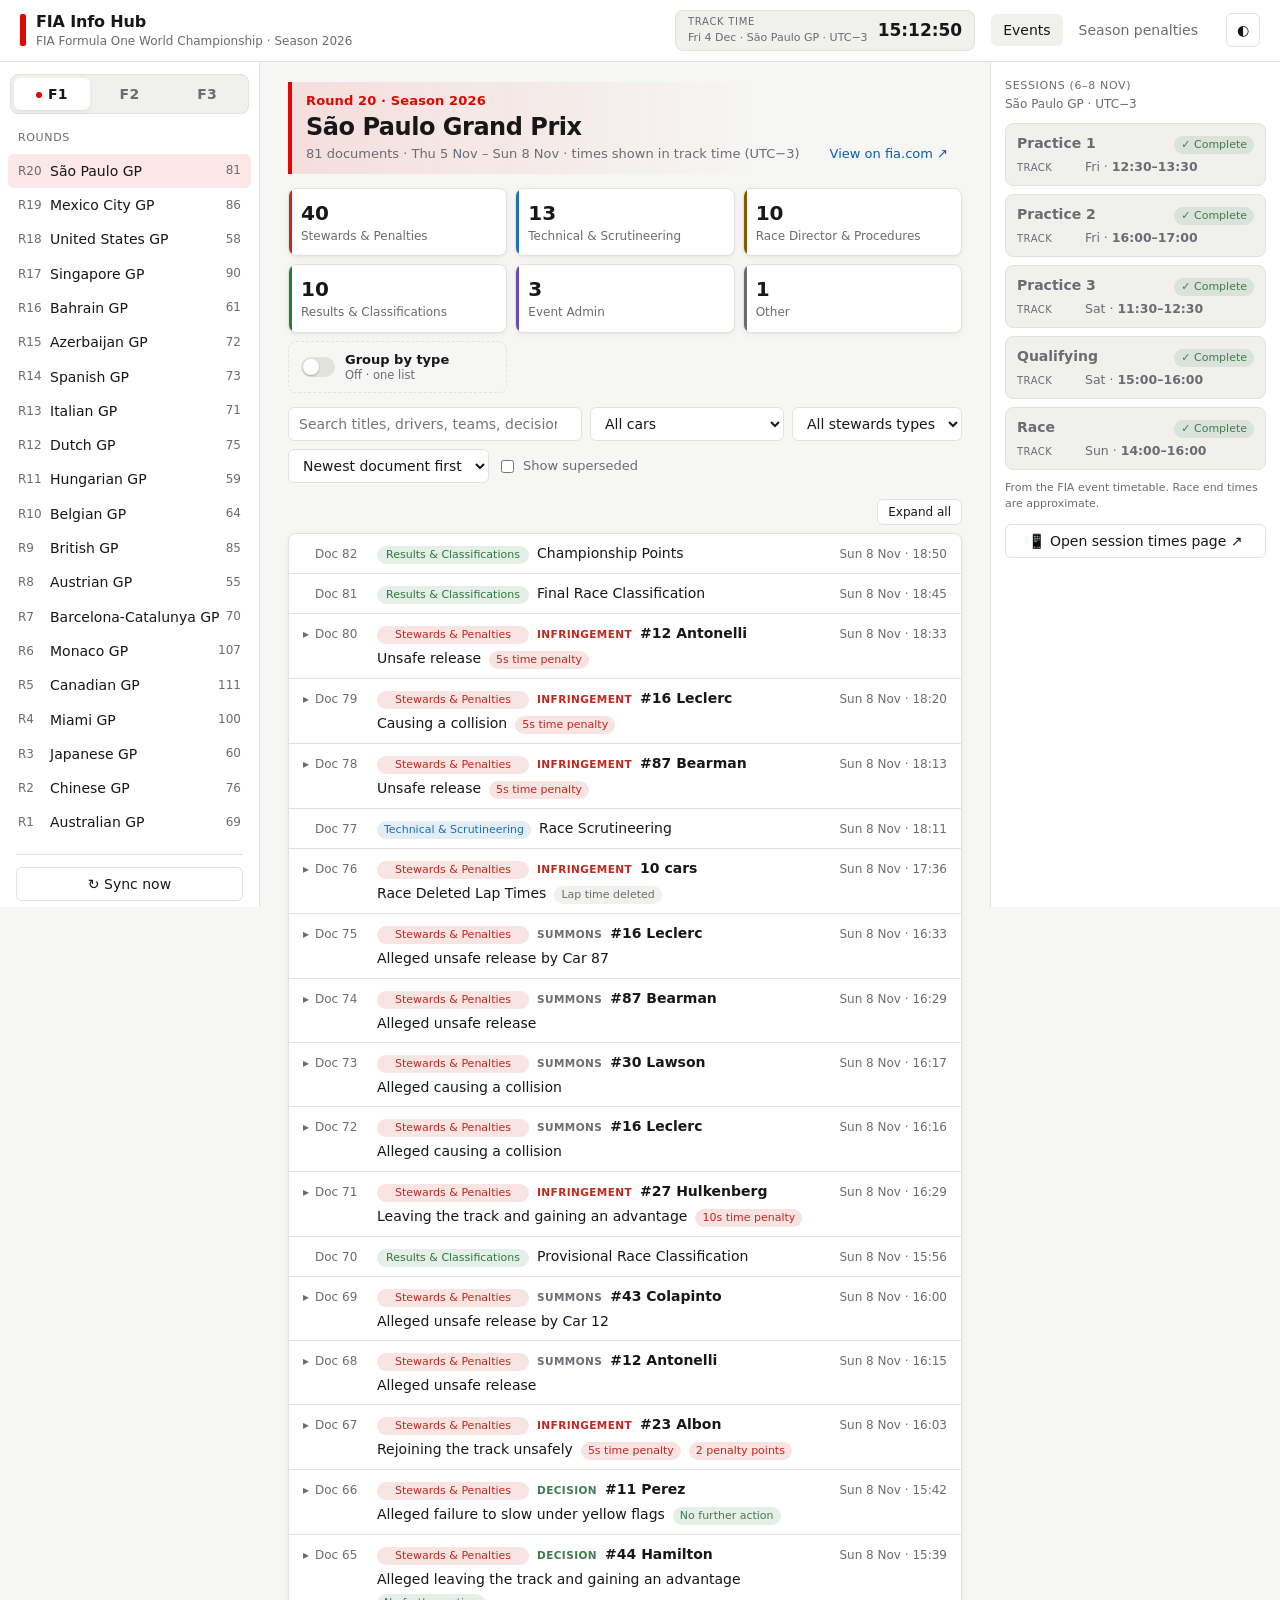
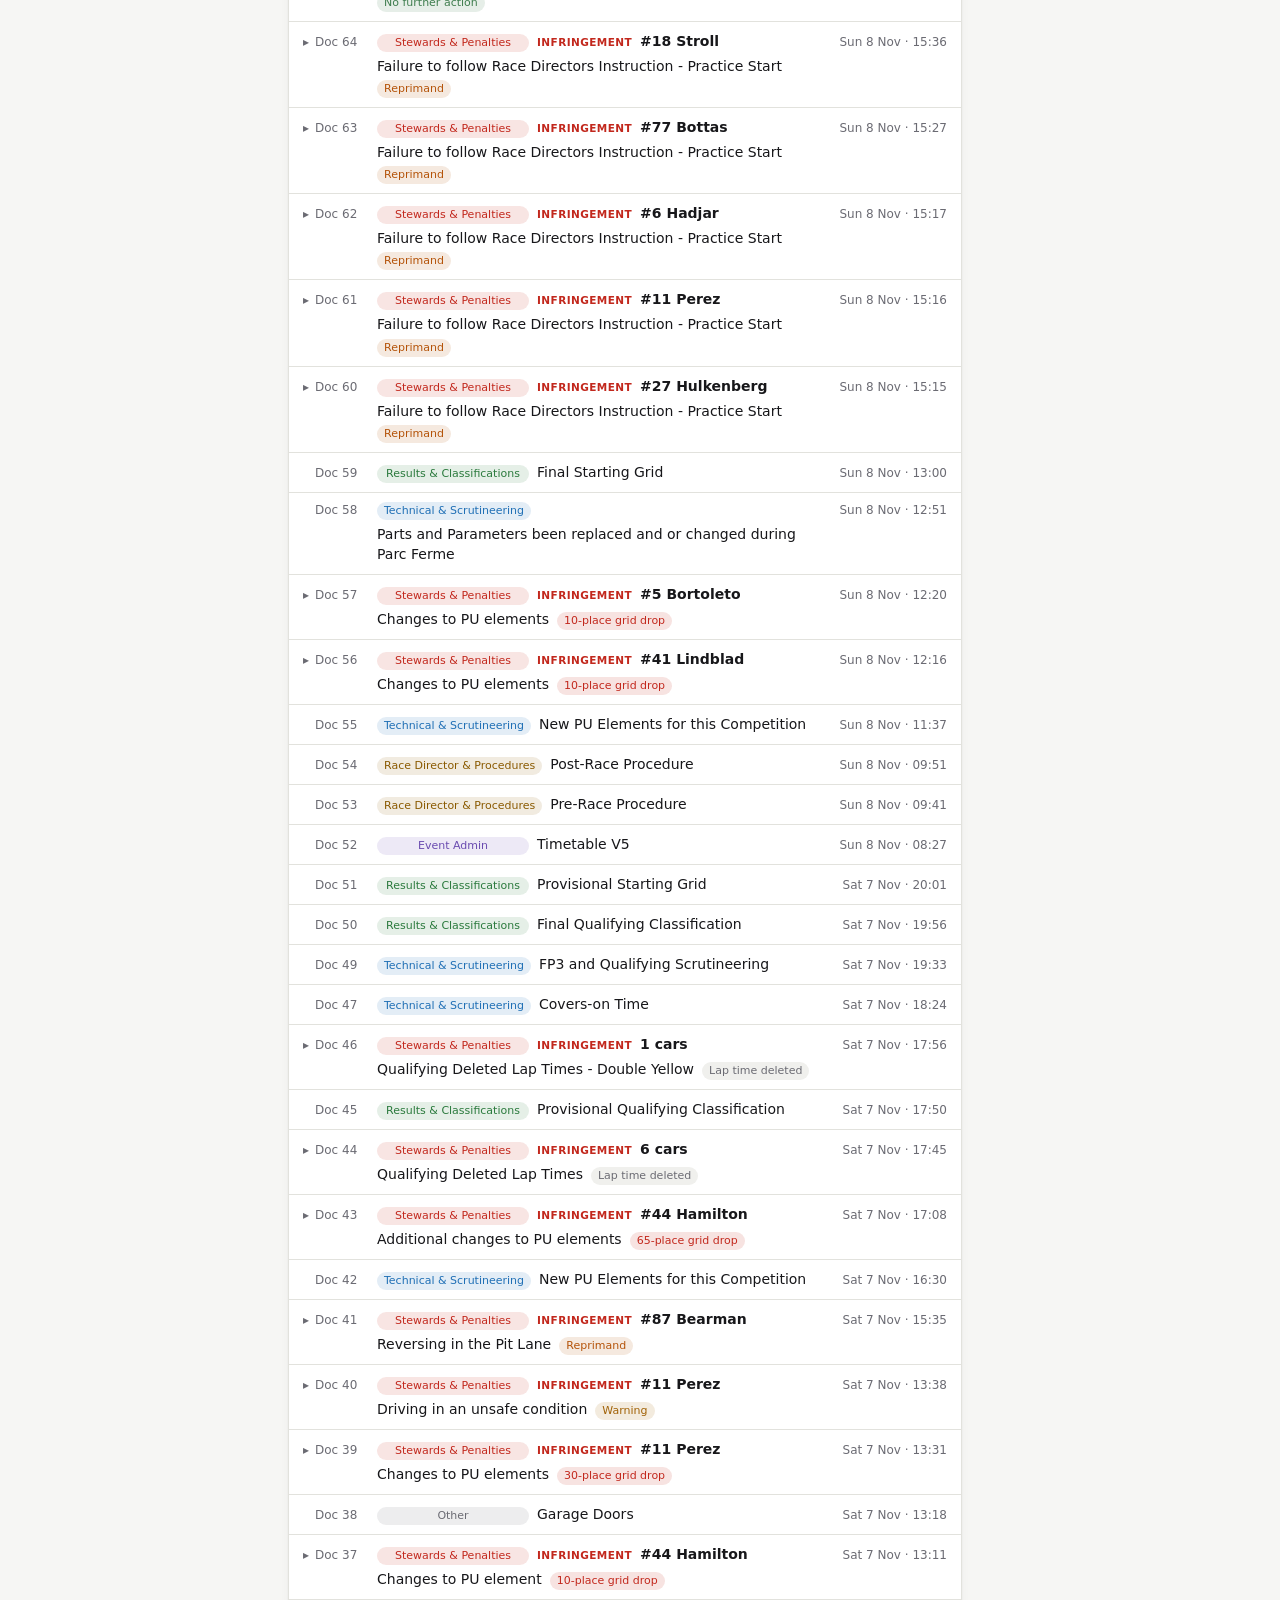
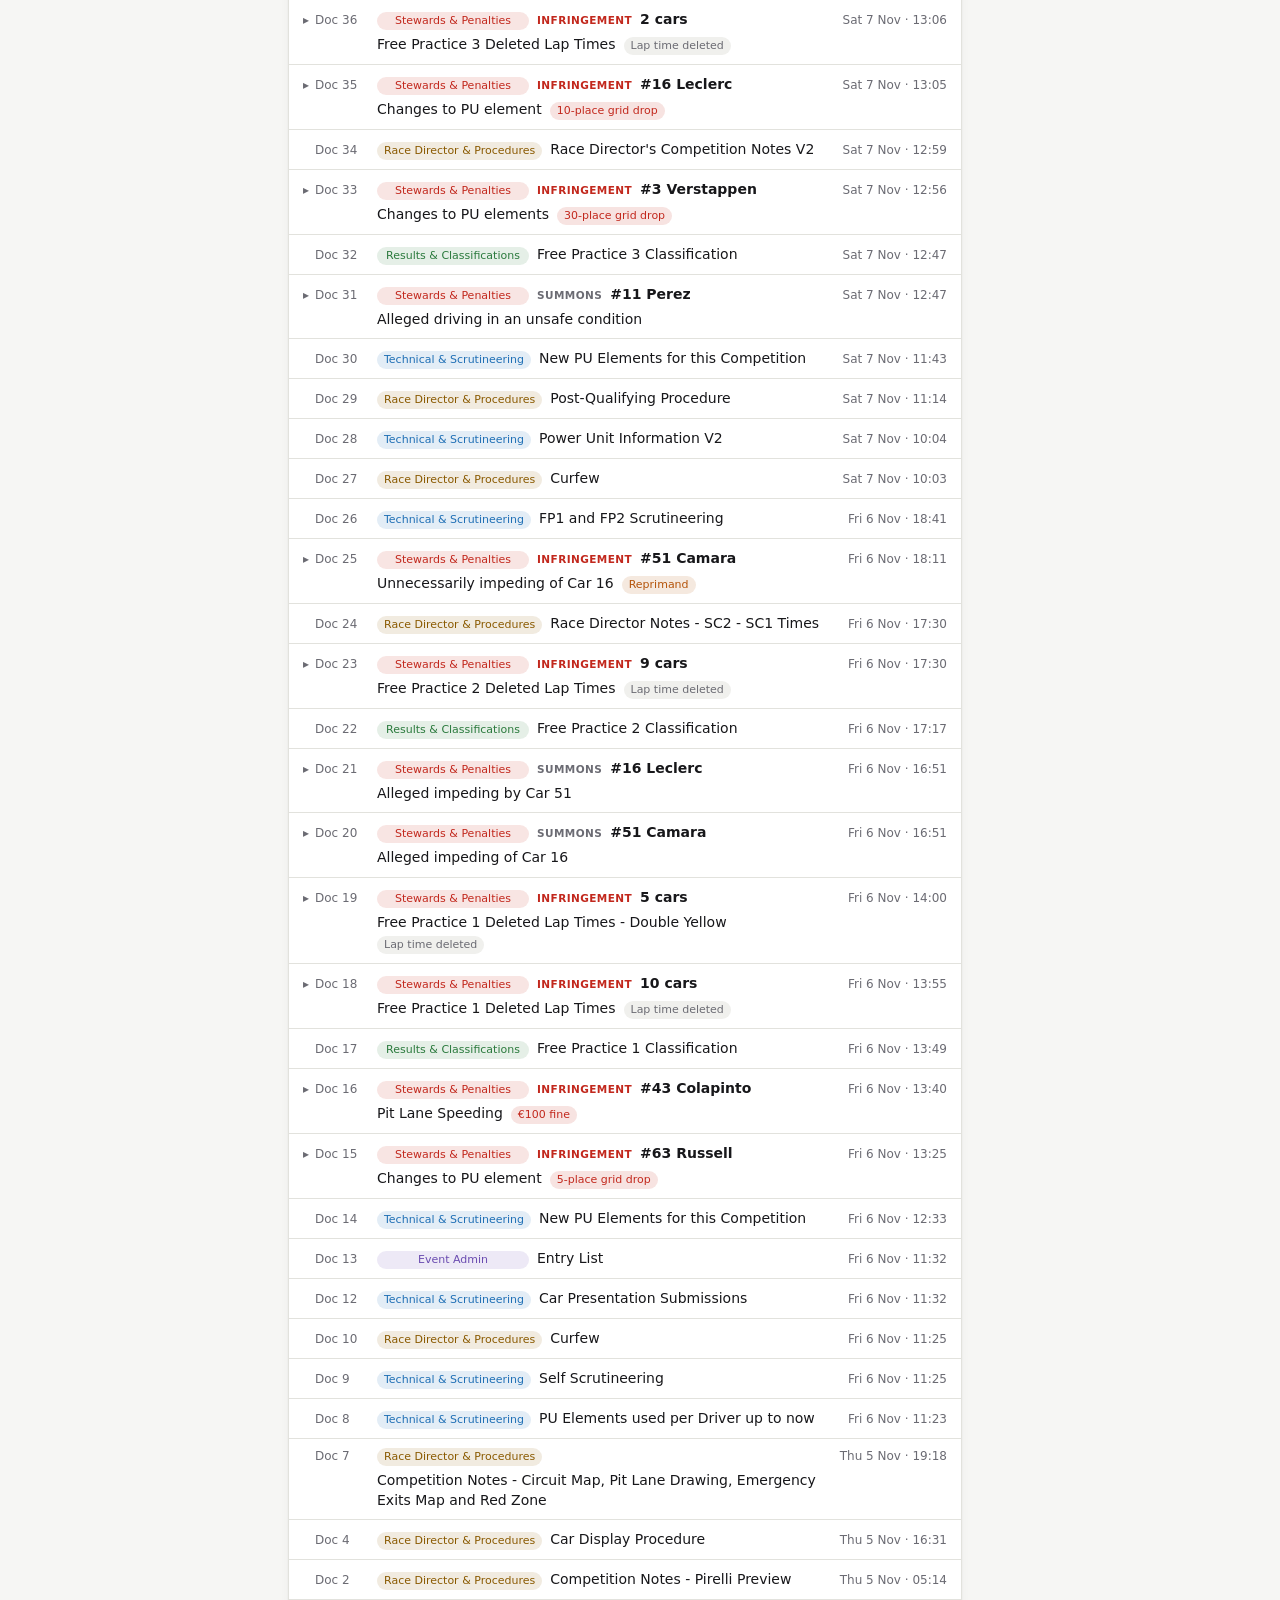
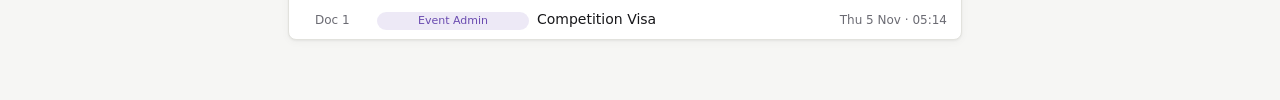
<file: site/index.html>
<!doctype html>
<html lang="en">
<head>
<meta charset="utf-8">
<meta name="viewport" content="width=device-width, initial-scale=1">
<title>FIA Info Hub</title>
<meta name="description" content="FIA Formula One decision documents, organised by event and document type.">
<link rel="stylesheet" href="style.css">
<link rel="icon" href="data:image/svg+xml,<svg xmlns='http://www.w3.org/2000/svg' viewBox='0 0 32 32'><rect width='32' height='32' rx='6' fill='%23e10600'/><path d='M8 9h12v3h-8v3h7v3h-7v5H8z' fill='white'/></svg>">
</head>
<body>
<header class="topbar">
  <button class="icon-btn menu-btn" id="menuBtn" aria-label="Show events">☰</button>
  <div class="brand">
    <span class="logo" aria-hidden="true"></span>
    <span class="brand-series" id="brandSeries"></span>
    <div>
      <h1 id="brandTitle">FIA Info Hub</h1>
      <div class="sub" id="seasonLabel">Loading…</div>
    </div>
  </div>
  <div class="clock" id="clock" hidden title="Current local time at the track. Document times on this page are shown in track time.">
    <div class="clock-label">Track time</div>
    <div class="clock-time" id="clockTime">--:--:--</div>
    <div class="clock-sub"><span id="clockDay"></span> · <span id="clockWhere"></span></div>
  </div>
  <nav class="views">
    <a href="#/" id="navEvent" class="view-link">Events</a>
    <a href="#/penalties" id="navPen" class="view-link">Season penalties</a>
  </nav>
  <button class="icon-btn" id="themeBtn" aria-label="Toggle theme" title="Toggle theme">◐</button>
</header>

<div class="layout">
  <aside class="sidebar" id="sidebar">
    <nav class="series-switch" id="seriesSwitch" aria-label="Championship"></nav>
    <div class="side-head">Rounds</div>
    <ul id="eventList" class="event-list"></ul>
    <div class="sync" id="sync">
      <button class="btn sync-btn" id="syncBtn" type="button">↻ Sync now</button>
      <div class="sync-status" id="syncStatus"></div>
      <label class="sync-auto" title="While this page is open, start a sync every 10 min on race weekends (hourly otherwise). Needs a saved token.">
        <input type="checkbox" id="autoSync"> Auto-sync while open</label>
      <form class="sync-token" id="syncToken" hidden>
        <p>Syncing from this page needs a GitHub token with permission to start the update workflow.
          It's kept only in this browser.</p>
        <ol>
          <li><a id="tokenLink" target="_blank" rel="noopener">Create a fine-grained token</a>:
            <b>Only select repositories</b> → this repo; <b>Permissions → Actions: Read and write</b>.</li>
          <li>Paste it here:</li>
        </ol>
        <input type="password" id="tokenInput" placeholder="github_pat_…" autocomplete="off">
        <div class="sync-actions">
          <button class="btn btn-sm" type="submit">Save &amp; sync</button>
          <button class="btn btn-sm" type="button" id="tokenCancel">Cancel</button>
        </div>
        <p>Or <a id="runOnGithub" target="_blank" rel="noopener">run it on GitHub</a> instead.</p>
      </form>
    </div>
    <div class="side-foot" id="updated"></div>
  </aside>
  <div class="scrim" id="scrim"></div>
  <main id="main" class="main"><p class="muted">Loading…</p></main>
  <aside class="sessions" id="sessions" hidden></aside>
</div>

<script src="sky.js"></script>
<script src="app.js"></script>
</body>
</html>
</file>
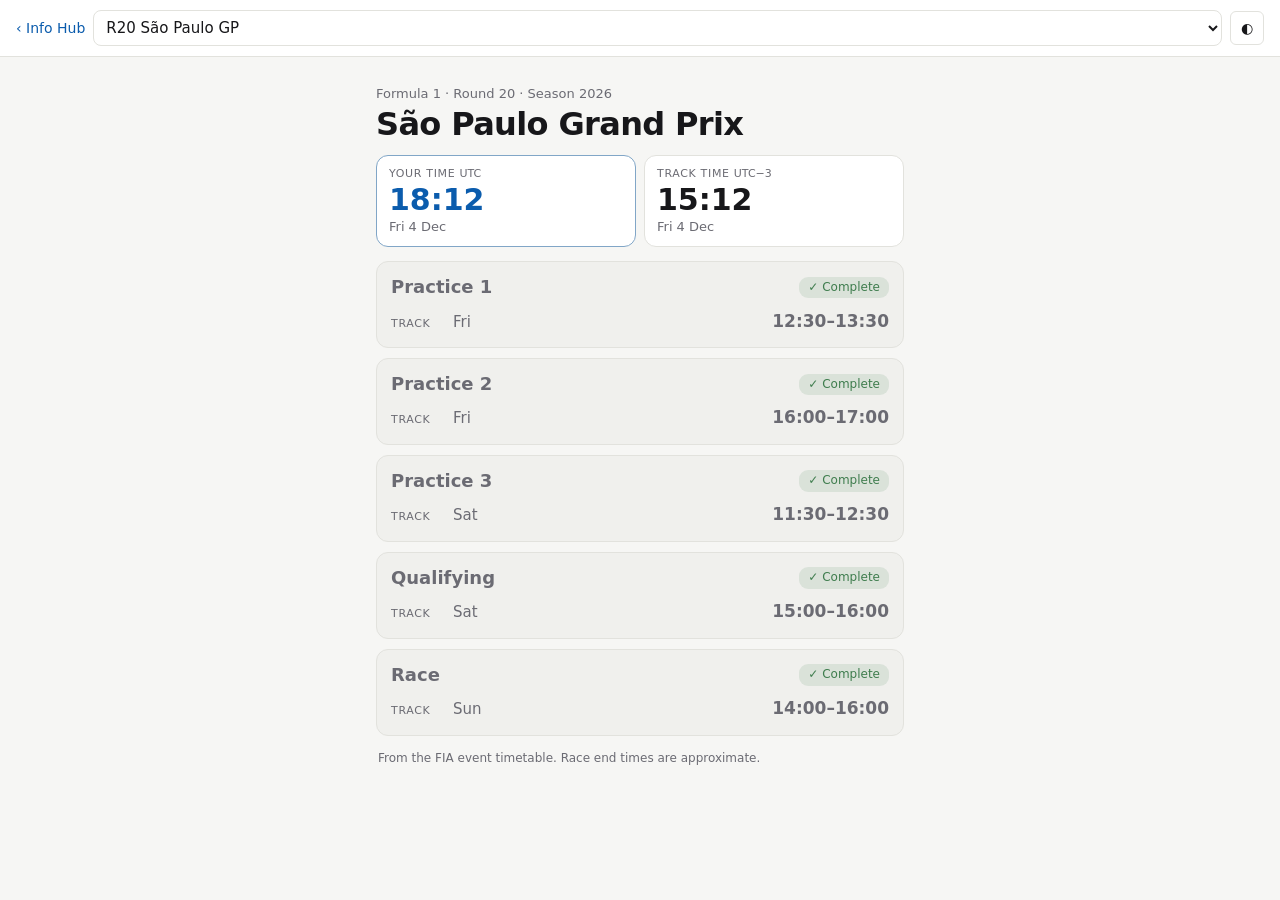
<file: site/sessions.html>
<!doctype html>
<html lang="en">
<head>
<meta charset="utf-8">
<meta name="viewport" content="width=device-width, initial-scale=1, viewport-fit=cover">
<title>F1 Session Times</title>
<meta name="description" content="Session times for the current FIA Formula One or Formula 2 event, in track time and your time.">
<meta name="theme-color" content="#e10600">
<meta name="apple-mobile-web-app-capable" content="yes">
<meta name="apple-mobile-web-app-title" content="F1 Sessions">
<link rel="icon" href="data:image/svg+xml,<svg xmlns='http://www.w3.org/2000/svg' viewBox='0 0 32 32'><rect width='32' height='32' rx='6' fill='%23e10600'/><path d='M8 9h12v3h-8v3h7v3h-7v5H8z' fill='white'/></svg>">
<link rel="stylesheet" href="style.css">
<link rel="stylesheet" href="sessions.css">
</head>
<body class="mpage">
<header class="m-top">
  <a class="m-back" href="./" aria-label="Back to the Info Hub">‹ Info Hub</a>
  <select id="evSelect" aria-label="Event"></select>
  <button class="icon-btn" id="themeBtn" aria-label="Toggle theme" title="Toggle theme">◐</button>
</header>

<main class="m-main">
  <section class="m-hero">
    <div class="m-round" id="round"></div>
    <h1 id="evName">Loading…</h1>
    <div class="m-clocks">
      <div class="m-clock">
        <div class="m-clock-label">Your time <span id="youTz"></span></div>
        <div class="m-clock-time" id="youTime">--:--</div>
        <div class="m-clock-day" id="youDay"></div>
      </div>
      <div class="m-clock">
        <div class="m-clock-label">Track time <span id="trackTz"></span></div>
        <div class="m-clock-time" id="trackTime">--:--</div>
        <div class="m-clock-day" id="trackDay"></div>
      </div>
    </div>
    <div class="m-next" id="next" hidden></div>
  </section>

  <ol class="m-list" id="list"></ol>
  <p class="m-note" id="note"></p>
</main>

<script src="sky.js"></script>
<script src="sessions.js"></script>
</body>
</html>
</file>
<file: site/style.css>
:root {
  --bg: #f6f6f4;
  --surface: #ffffff;
  --surface-2: #f0f0ed;
  --border: #e2e2dd;
  --text: #17171a;
  --muted: #6b6b73;
  --accent: #e10600;
  --accent-soft: #fde8e7;
  --link: #0b5cad;
  --c-stewards: #c2281d;
  --c-technical: #1f6fb5;
  --c-race_director: #8a5a00;
  --c-results: #2b7a3d;
  --c-admin: #6a4bb0;
  --c-other: #6b6b73;
  --o-penalty: #c2281d;
  --o-reprimand: #b45309;
  --o-warning: #a16207;
  --o-nfa: #3f7d4e;
  --o-other: #6b6b73;
  --o-deleted: #6b6b73;
  --shadow: 0 1px 2px rgba(0,0,0,.05), 0 2px 8px rgba(0,0,0,.04);
  color-scheme: light;
}
@media (prefers-color-scheme: dark) {
  :root:not([data-theme="light"]) {
    --bg: #111114; --surface: #1a1a1f; --surface-2: #232329; --border: #2e2e36;
    --text: #ececef; --muted: #9a9aa5; --accent: #ff3b30; --accent-soft: #3a1715; --link: #6cb2ff;
    --c-stewards: #ff6b5e; --c-technical: #5aa9ef; --c-race_director: #e0a43a; --c-results: #5cc274;
    --c-admin: #a98bf0; --c-other: #9a9aa5;
    --o-penalty: #ff6b5e; --o-reprimand: #f59e0b; --o-warning: #eab308; --o-nfa: #5cc274; --o-other: #9a9aa5; --o-deleted: #9a9aa5;
    --shadow: none; color-scheme: dark;
  }
}
:root[data-theme="dark"] {
  --bg: #111114; --surface: #1a1a1f; --surface-2: #232329; --border: #2e2e36;
  --text: #ececef; --muted: #9a9aa5; --accent: #ff3b30; --accent-soft: #3a1715; --link: #6cb2ff;
  --c-stewards: #ff6b5e; --c-technical: #5aa9ef; --c-race_director: #e0a43a; --c-results: #5cc274;
  --c-admin: #a98bf0; --c-other: #9a9aa5;
  --o-penalty: #ff6b5e; --o-reprimand: #f59e0b; --o-warning: #eab308; --o-nfa: #5cc274; --o-other: #9a9aa5; --o-deleted: #9a9aa5;
  --shadow: none; color-scheme: dark;
}

* { box-sizing: border-box; }
html, body { margin: 0; }
body {
  background: var(--bg); color: var(--text);
  font: 14px/1.45 system-ui, -apple-system, "Segoe UI", Roboto, sans-serif;
}
a { color: var(--link); text-decoration: none; }
a:hover { text-decoration: underline; }
.muted { color: var(--muted); }
button, input, select { font: inherit; color: inherit; }

/* top bar */
.topbar {
  position: sticky; top: 0; z-index: 20; display: flex; align-items: center; gap: 16px;
  padding: 10px 20px; background: var(--surface); border-bottom: 1px solid var(--border);
}
.brand { display: flex; align-items: center; gap: 10px; margin-right: auto; min-width: 0; }
.logo { width: 6px; height: 32px; background: var(--accent); border-radius: 2px; flex: none; }
.brand h1 { font-size: 16px; margin: 0; letter-spacing: -.01em; }
.brand .sub { font-size: 12px; color: var(--muted); }
.views { display: flex; gap: 4px; }
.view-link { padding: 6px 12px; border-radius: 6px; color: var(--muted); font-weight: 500; }
.view-link:hover { background: var(--surface-2); text-decoration: none; }
.view-link.active { color: var(--text); background: var(--surface-2); }
.icon-btn {
  border: 1px solid var(--border); background: var(--surface); border-radius: 6px;
  width: 34px; height: 34px; cursor: pointer; flex: none;
}
.menu-btn { display: none; }

/* layout */
.layout { display: grid; grid-template-columns: 260px minmax(0, 1fr); min-height: calc(100vh - 55px); }
.sidebar {
  border-right: 1px solid var(--border); background: var(--surface);
  position: sticky; top: 55px; height: calc(100vh - 55px); overflow-y: auto; padding: 12px 8px;
}
.side-head { font-size: 11px; text-transform: uppercase; letter-spacing: .06em; color: var(--muted); padding: 4px 10px 8px; }
.side-foot { font-size: 11px; color: var(--muted); padding: 12px 10px; }
.event-list { list-style: none; margin: 0; padding: 0; }
.event-list a {
  display: grid; grid-template-columns: 26px 1fr auto; gap: 6px; align-items: center;
  padding: 7px 10px; border-radius: 6px; color: var(--text);
}
.event-list a:hover { background: var(--surface-2); text-decoration: none; }
.event-list a.active { background: var(--accent-soft); }
.event-list .rnd { color: var(--muted); font-variant-numeric: tabular-nums; font-size: 12px; }
.event-list .cnt { color: var(--muted); font-size: 12px; font-variant-numeric: tabular-nums; }
.main { padding: 20px 28px 60px; min-width: 0; max-width: 1200px; }
.scrim { display: none; }

/* event header */
.ev-head { display: flex; align-items: flex-end; gap: 16px; flex-wrap: wrap; margin-bottom: 14px; }
.ev-head h2 { margin: 0; font-size: 24px; letter-spacing: -.02em; }
.ev-head .meta { color: var(--muted); font-size: 13px; }
.ev-head .src { margin-left: auto; font-size: 13px; }

/* category cards */
.cats { display: grid; grid-template-columns: repeat(auto-fill, minmax(170px, 1fr)); gap: 8px; margin-bottom: 14px; }
.cat {
  text-align: left; border: 1px solid var(--border); background: var(--surface); border-radius: 8px;
  padding: 10px 12px; cursor: pointer; box-shadow: var(--shadow); position: relative; overflow: hidden;
}
.cat::before { content: ""; position: absolute; left: 0; top: 0; bottom: 0; width: 3px; background: var(--cc); }
.cat .n { font-size: 20px; font-weight: 650; font-variant-numeric: tabular-nums; }
.cat .l { font-size: 12px; color: var(--muted); }
.cat[aria-pressed="true"] { border-color: var(--cc); background: color-mix(in srgb, var(--cc) 9%, var(--surface)); }
.cat[aria-pressed="false"].dim { opacity: .55; }
.cat:disabled { opacity: .35; cursor: default; }

/* toolbar */
.toolbar { display: flex; flex-wrap: wrap; gap: 8px; align-items: center; margin-bottom: 16px; }
.toolbar input[type=search], .toolbar select {
  height: 34px; border: 1px solid var(--border); background: var(--surface); border-radius: 6px; padding: 0 10px;
}
.toolbar input[type=search] { flex: 1 1 220px; min-width: 0; }
.toolbar label.chk { display: inline-flex; gap: 6px; align-items: center; color: var(--muted); font-size: 13px; white-space: nowrap; }
.toolbar .spacer { flex: 1; }
.btn {
  height: 34px; border: 1px solid var(--border); background: var(--surface); border-radius: 6px;
  padding: 0 12px; cursor: pointer;
}
.btn:hover { background: var(--surface-2); }

/* sections */
.section { margin-bottom: 26px; }
.section-h { display: flex; align-items: center; gap: 8px; margin: 0 0 8px; font-size: 13px; text-transform: uppercase; letter-spacing: .05em; }
.section-h .dot { width: 9px; height: 9px; border-radius: 50%; background: var(--cc); }
.section-h .c { color: var(--muted); font-weight: 400; }
.card { background: var(--surface); border: 1px solid var(--border); border-radius: 8px; box-shadow: var(--shadow); overflow: hidden; }

/* document rows */
.doc { display: grid; grid-template-columns: 64px minmax(0, 1fr) auto; gap: 10px; padding: 9px 14px; border-top: 1px solid var(--border); align-items: baseline; }
.doc:first-child { border-top: 0; }
.doc .num { color: var(--muted); font-variant-numeric: tabular-nums; font-size: 12px; padding-left: 12px; white-space: nowrap; }
.doc .line { display: flex; flex-wrap: wrap; align-items: baseline; gap: 4px 8px; }
.doc.recalled .t { text-decoration: none; }
.doc.recalled .subj { text-decoration: line-through; }
.doc .t { min-width: 0; }
.doc .t a { color: var(--text); font-weight: 500; }
.doc .t a:hover { color: var(--link); }
.doc .when { color: var(--muted); font-size: 12px; white-space: nowrap; font-variant-numeric: tabular-nums; }
.doc.recalled .t { text-decoration: line-through; color: var(--muted); }
.doc.superseded { opacity: .6; }
.tagline { display: flex; flex-wrap: wrap; gap: 4px; margin-top: 4px; }
.pill {
  display: inline-block; font-size: 11px; line-height: 18px; padding: 0 7px; border-radius: 9px;
  background: var(--surface-2); color: var(--muted); white-space: nowrap;
}
.pill.cat-pill { color: var(--cc); background: color-mix(in srgb, var(--cc) 12%, transparent); }
.pill.o-penalty { color: var(--o-penalty); background: color-mix(in srgb, var(--o-penalty) 13%, transparent); }
.pill.o-reprimand { color: var(--o-reprimand); background: color-mix(in srgb, var(--o-reprimand) 13%, transparent); }
.pill.o-warning { color: var(--o-warning); background: color-mix(in srgb, var(--o-warning) 13%, transparent); }
.pill.o-nfa { color: var(--o-nfa); background: color-mix(in srgb, var(--o-nfa) 13%, transparent); }
.pill.o-other, .pill.o-deleted { color: var(--o-other); }

/* stewards rulings */
.ruling { padding: 12px 14px; border-top: 1px solid var(--border); display: grid; grid-template-columns: 52px minmax(0,1fr) auto; gap: 12px; }
.ruling:first-child { border-top: 0; }
.ruling .who { font-weight: 600; }
.ruling .who .team { font-weight: 400; color: var(--muted); }
.ruling .type { font-size: 11px; font-weight: 600; text-transform: uppercase; letter-spacing: .04em; }
.type-Summons { color: var(--muted); }
.type-Infringement, .type-Corrected { color: var(--o-penalty); }
.type-Decision { color: var(--o-nfa); }
.type-Report, .type-Stewards, .type-Right, .type-Hearing { color: var(--c-technical); }
.ruling .fact { margin-top: 3px; }
.ruling .outcome { margin-top: 6px; padding: 6px 10px; background: var(--surface-2); border-radius: 6px; border-left: 3px solid var(--oc, var(--border)); }
.ruling .outcome b { font-size: 11px; text-transform: uppercase; letter-spacing: .04em; color: var(--muted); font-weight: 600; margin-right: 6px; }
.ruling details { margin-top: 6px; font-size: 13px; }
.ruling details summary { cursor: pointer; color: var(--muted); }
.ruling details p { margin: 6px 0 0; white-space: pre-wrap; }
.ruling .rel { font-size: 12px; color: var(--muted); margin-top: 6px; }
.ruling .rel a { margin-right: 6px; }
.flash { animation: flash 1.6s ease-out; }
@keyframes flash { from { background: color-mix(in srgb, var(--accent) 18%, transparent); } to { background: transparent; } }

/* penalties view */
.stat-row { display: grid; grid-template-columns: repeat(auto-fill, minmax(150px, 1fr)); gap: 8px; margin-bottom: 16px; }
.stat { background: var(--surface); border: 1px solid var(--border); border-radius: 8px; padding: 10px 12px; box-shadow: var(--shadow); }
.stat .n { font-size: 22px; font-weight: 650; font-variant-numeric: tabular-nums; }
.stat .l { font-size: 12px; color: var(--muted); }
.tbl-wrap { overflow-x: auto; }
table { border-collapse: collapse; width: 100%; font-variant-numeric: tabular-nums; }
th, td { text-align: left; padding: 7px 12px; border-top: 1px solid var(--border); white-space: nowrap; }
thead th { border-top: 0; font-size: 11px; text-transform: uppercase; letter-spacing: .05em; color: var(--muted); font-weight: 600; cursor: pointer; user-select: none; background: var(--surface); }
thead th.sorted::after { content: " ↓"; }
thead th.sorted.asc::after { content: " ↑"; }
td.num, th.num { text-align: right; }
tbody tr { cursor: pointer; }
tbody tr:hover { background: var(--surface-2); }
tbody tr.sel { background: var(--accent-soft); }
.empty { padding: 30px; text-align: center; color: var(--muted); }
.ev-link { font-size: 12px; color: var(--muted); }

@media (max-width: 860px) {
  .menu-btn { display: inline-block; }
  .layout { grid-template-columns: 1fr; }
  .sidebar {
    position: fixed; top: 55px; left: 0; bottom: 0; width: 270px; z-index: 30; height: auto;
    transform: translateX(-100%); transition: transform .2s; box-shadow: 0 0 30px rgba(0,0,0,.25);
  }
  body.nav-open .sidebar { transform: none; }
  body.nav-open .scrim { display: block; position: fixed; inset: 55px 0 0 0; background: rgba(0,0,0,.3); z-index: 25; }
  .main { padding: 16px 16px 60px; }
  .topbar { padding: 10px 16px; gap: 10px; }
  .brand .sub { display: none; }
  .view-link { padding: 6px 8px; font-size: 13px; }
  .doc, .ruling { grid-template-columns: 58px minmax(0,1fr); }
  .doc .when, .ruling .when { grid-column: 2; }
  .ev-head .src { margin-left: 0; }
}

/* track clock */
.clock { display: grid; grid-template-columns: auto auto; column-gap: 10px; align-items: baseline;
  padding: 4px 12px; border: 1px solid var(--border); border-radius: 8px; background: var(--surface-2); }
.clock[hidden] { display: none; }
.clock-label { font-size: 10px; text-transform: uppercase; letter-spacing: .07em; color: var(--muted); grid-row: 1; }
.clock-time { font-size: 17px; font-weight: 650; font-variant-numeric: tabular-nums; grid-row: 1 / span 2; grid-column: 2; align-self: center; }
.clock-sub { font-size: 11px; color: var(--muted); grid-row: 2; grid-column: 1; white-space: nowrap; }

/* compact expandable stewards rows */
.section-h .spacer { flex: 1; }
.btn-sm { height: 26px; padding: 0 10px; font-size: 12px; text-transform: none; letter-spacing: 0; font-weight: 500; }
details.ruling { border-top: 1px solid var(--border); display: block; padding: 0; }
details.ruling:first-child { border-top: 0; }
details.ruling > summary {
  list-style: none; cursor: pointer; display: grid; grid-template-columns: 64px minmax(0, 1fr) auto;
  gap: 10px; padding: 9px 14px; align-items: baseline;
}
details.ruling > summary::-webkit-details-marker { display: none; }
details.ruling > summary:hover { background: var(--surface-2); }
details.ruling > summary .num { color: var(--muted); font-size: 12px; white-space: nowrap; font-variant-numeric: tabular-nums; position: relative; padding-left: 12px; }
details.ruling > summary .num::before { content: "▸"; position: absolute; left: 0; color: var(--muted); transition: transform .15s; }
details.ruling[open] > summary .num::before { transform: rotate(90deg); }
details.ruling .line { display: flex; flex-wrap: wrap; align-items: baseline; gap: 4px 8px; min-width: 0; }
details.ruling .line .type { font-size: 10.5px; font-weight: 650; text-transform: uppercase; letter-spacing: .04em; white-space: nowrap; }
details.ruling .line .who { font-weight: 600; white-space: nowrap; }
details.ruling .line .subj { min-width: 0; }
details.ruling .when { color: var(--muted); font-size: 12px; white-space: nowrap; font-variant-numeric: tabular-nums; }
details.ruling.recalled .subj { text-decoration: line-through; color: var(--muted); }
details.ruling[open] { background: color-mix(in srgb, var(--surface-2) 45%, var(--surface)); }
.ruling-body { padding: 0 14px 12px 88px; display: grid; gap: 6px; }
.ruling-body .meta-line { color: var(--muted); }
.ruling-body .meta-line b { color: var(--text); }
.ruling-body .fact { margin: 0; }
.ruling-body .small { font-size: 12px; }
.ruling-body .outcome { margin: 0; }
.ruling-body .rel { margin: 0; }
.ruling-body .rel .sep { margin: 0 8px; }
.ruling-body details.sub { font-size: 13px; }
.ruling-body details.sub summary { cursor: pointer; color: var(--muted); }
.ruling-body details.sub p { margin: 6px 0 0; white-space: pre-wrap; }
.pill.ev-pill { background: var(--surface-2); color: var(--text); }

@media (max-width: 860px) {
  .clock { padding: 3px 8px; }
  .clock-sub, .clock-label { display: none; }
  .clock-time { font-size: 14px; grid-row: 1; }
  details.ruling > summary { grid-template-columns: 58px minmax(0, 1fr); }
  details.ruling > summary .when { grid-column: 2; }
  .ruling-body { padding: 0 14px 12px 16px; }
}
@media (max-width: 560px) {
  .brand > div { display: none; }
  .views .view-link { padding: 6px 6px; }
}

/* sync */
.sync { margin: 14px 8px 0; padding-top: 12px; border-top: 1px solid var(--border); display: grid; gap: 6px; }
.sync-btn { width: 100%; font-weight: 500; }
.sync-btn:disabled { opacity: .6; cursor: progress; }
.sync-status { font-size: 11px; color: var(--muted); min-height: 14px; }
.sync-status .bad, .bad { color: var(--o-penalty); }
.sync-token { font-size: 12px; background: var(--surface-2); border: 1px solid var(--border); border-radius: 8px; padding: 10px; display: grid; gap: 6px; }
.sync-token[hidden] { display: none; }
.sync-token p, .sync-token ol { margin: 0; }
.sync-token ol { padding-left: 18px; }
.sync-token input { height: 30px; border: 1px solid var(--border); background: var(--surface); border-radius: 6px; padding: 0 8px; width: 100%; }
.sync-actions { display: flex; gap: 6px; }

/* flat list: fixed-width category tag so titles line up */
.line > .cat-pill:first-child { min-width: 152px; text-align: center; }
@media (max-width: 860px) { .line > .cat-pill:first-child { min-width: 0; } }
.sync-auto { display: flex; gap: 6px; align-items: center; font-size: 11px; color: var(--muted); }

/* sessions panel */
.sessions { border-left: 1px solid var(--border); background: var(--surface); padding: 16px 14px;
  position: sticky; top: 55px; height: calc(100vh - 55px); overflow-y: auto; }
.sessions[hidden] { display: none; }
body.has-sessions .layout { grid-template-columns: 260px minmax(0, 1fr) 290px; }
.s-title { font-size: 11px; text-transform: uppercase; letter-spacing: .06em; color: var(--muted); margin-bottom: 10px; display: flex; flex-direction: column; gap: 2px; }
.s-title span { text-transform: none; letter-spacing: 0; font-size: 12px; }
.s-list { list-style: none; margin: 0; padding: 0; display: grid; gap: 8px; }
.s-row { border: 1px solid var(--border); border-radius: 8px; padding: 9px 11px; background: var(--surface); }
.s-row.done { background: var(--surface-2); }
.s-row.done .s-name, .s-row.done .s-when { color: var(--muted); }
.s-row.live { border-color: var(--accent); box-shadow: 0 0 0 1px var(--accent) inset; }
.s-head { display: flex; flex-wrap: wrap; align-items: baseline; justify-content: space-between; gap: 4px 8px; margin-bottom: 4px; }
.s-name { font-weight: 650; }
.s-when { font-size: 12.5px; font-variant-numeric: tabular-nums; display: grid; grid-template-columns: 62px 1fr; gap: 6px; align-items: baseline; }
.s-when b { font-weight: 600; }
.s-mine { color: var(--link); }
.s-sub { font-size: 12px; color: var(--muted); }
.s-tag { font-size: 10px; text-transform: uppercase; letter-spacing: .05em; color: var(--muted); white-space: nowrap; overflow: hidden; text-overflow: ellipsis; }
.s-mine .s-tag { color: inherit; opacity: .8; }
.s-badge { font-size: 11px; white-space: nowrap; padding: 1px 7px; border-radius: 9px; }
.s-badge.done { color: var(--o-nfa); background: color-mix(in srgb, var(--o-nfa) 12%, transparent); }
.s-badge.next { color: var(--muted); background: var(--surface-2); }
.s-badge.live { color: #fff; background: var(--accent); display: inline-flex; align-items: center; gap: 5px; }
.s-badge.live i { width: 6px; height: 6px; border-radius: 50%; background: #fff; animation: pulse 1.2s ease-in-out infinite; }
@keyframes pulse { 50% { opacity: .25; } }
.s-note { font-size: 11px; color: var(--muted); margin: 10px 0 0; }
.s-empty { font-size: 13px; }

/* medium screens: sessions move above the documents as a horizontal strip */
@media (max-width: 1279px) {
  body.has-sessions .layout { grid-template-columns: 260px minmax(0, 1fr); }
  .sidebar { grid-row: 1 / span 2; }
  .sessions { grid-column: 2; grid-row: 1; position: static; height: auto; border-left: 0;
    border-bottom: 1px solid var(--border); padding: 12px 28px; }
  .main { grid-column: 2; grid-row: 2; }
  .s-list { grid-auto-flow: column; grid-auto-columns: minmax(250px, 1fr); overflow-x: auto; padding-bottom: 4px;
    scroll-snap-type: x proximity; scroll-padding-left: 0; }
  .s-list > .s-row { scroll-snap-align: start; }
  /* room after the last card so it can scroll all the way to the left edge */
  .s-list { padding-right: calc(100% - 250px); }
  .s-when > span:last-child { white-space: nowrap; }
  .s-title { flex-direction: row; gap: 8px; align-items: baseline; }
  .s-note { display: none; }
}
@media (max-width: 860px) {
  body.has-sessions .layout { grid-template-columns: 1fr; }
  .sessions, .main { grid-column: 1; }
  .sessions { padding: 12px 16px; }
  /* phones: flex strip; the spacer after the last card is exactly the leftover width,
     so the last card can scroll to the left edge and no further */
  .s-list { display: flex; padding-right: 0; }
  .s-list > .s-row { flex: 0 0 max(260px, 86%); }
  .s-list::after { content: ""; flex: 0 0 calc(100% - max(260px, 86%) - 8px); }
}
.s-when.s-plain { display: block; }
.s-open { display: flex; align-items: center; justify-content: center; margin-top: 12px; width: 100%; font-weight: 500; color: var(--text); text-decoration: none; }
.s-open:hover { text-decoration: none; }
@media (max-width: 1279px) { .s-open { width: auto; display: inline-flex; margin-top: 8px; height: 30px; font-size: 13px; } }

/* championship switch (top of the events sidebar) */
.series-switch { display: grid; grid-template-columns: repeat(3, 1fr); gap: 2px; padding: 3px; margin: 0 2px 12px;
  background: var(--surface-2); border: 1px solid var(--border); border-radius: 8px; }
.series-switch a { text-align: center; padding: 6px 0; border-radius: 6px; color: var(--muted); font-weight: 600; letter-spacing: .02em; }
.series-switch a:hover { text-decoration: none; color: var(--text); }
.series-switch a.active { background: var(--surface); color: var(--text); box-shadow: var(--shadow); }
.series-switch a.active::before { content: ""; display: inline-block; width: 6px; height: 6px; border-radius: 50%; background: var(--accent); margin-right: 6px; vertical-align: middle; }

/* track weather */
.wx { margin-top: 16px; padding-top: 14px; border-top: 1px solid var(--border); }
.wx-table { width: 100%; border-collapse: collapse; font-variant-numeric: tabular-nums; background: var(--surface);
  border: 1px solid var(--border); border-radius: 8px; overflow: hidden; }
.wx-table { table-layout: fixed; }
.wx-table th:first-child { width: 34%; }
.wx-table th, .wx-table td { padding: 6px 5px; text-align: right; border-top: 1px solid var(--border); white-space: nowrap; font-size: 12.5px; }
.wx-table thead th { border-top: 0; font-size: 10.5px; text-transform: uppercase; letter-spacing: .05em; color: var(--muted); font-weight: 600; cursor: default; background: var(--surface-2); }
.wx-table tbody th { text-align: left; font-weight: 500; color: var(--muted); font-size: 11.5px; }
.wx-table tbody tr { cursor: default; }
.wx-table tbody tr:hover { background: transparent; }
.wx-table td b { font-weight: 650; }
.wx-table tbody th small { font-size: 9.5px; opacity: .8; }
.wx-rain.light { color: var(--c-technical); font-weight: 600; }
.wx-rain.moderate { color: var(--o-reprimand); font-weight: 650; }
.wx-rain.heavy { color: var(--o-penalty); font-weight: 700; }
@media (max-width: 1279px) {
  .wx { max-width: 460px; }
  .wx .s-note { display: block; }
}

/* forecast rain chance on session cards */
.s-rain { margin-top: 6px; font-size: 12px; padding: 3px 8px; border-radius: 6px; display: inline-flex; gap: 5px; align-items: center;
  background: var(--surface-2); color: var(--muted); }
.s-rain span { font-size: 13px; }
.s-rain.mid { color: var(--c-technical); background: color-mix(in srgb, var(--c-technical) 12%, transparent); }
.s-rain.high { color: var(--o-penalty); background: color-mix(in srgb, var(--o-penalty) 12%, transparent); font-weight: 600; }

/* F2 pages use F2 blue as the accent (logo bar, selected round, switch dot, live badges, round banner). */
:root[data-series="f2"] { --accent: #089be2; --accent-soft: #e0f2fc; }
@media (prefers-color-scheme: dark) {
  :root[data-series="f2"]:not([data-theme="light"]) { --accent: #089be2; --accent-soft: #0b2c3d; }
}
:root[data-series="f2"][data-theme="dark"] { --accent: #089be2; --accent-soft: #0b2c3d; }

/* round / page title banner: series-coloured bar and tint */
.ev-head {
  border-left: 4px solid var(--accent); padding: 10px 14px 10px 14px; border-radius: 0 8px 8px 0;
  background: linear-gradient(90deg, color-mix(in srgb, var(--accent) 10%, transparent), transparent 70%);
}
.ev-head > div:first-child > .meta:first-child { color: var(--accent); font-weight: 600; letter-spacing: .01em; }

/* "Group by type" toggle, sits at the end of the category cards */
.group-toggle {
  display: flex; align-items: center; gap: 10px; text-align: left; cursor: pointer;
  border: 1px dashed var(--border); background: transparent; border-radius: 8px; padding: 10px 12px; color: var(--text);
}
.group-toggle:hover { background: var(--surface-2); }
.group-toggle[aria-checked="true"] { border-style: solid; border-color: var(--accent); background: color-mix(in srgb, var(--accent) 7%, var(--surface)); }
.group-toggle .sw { flex: none; width: 34px; height: 20px; border-radius: 10px; background: var(--border); position: relative; transition: background .15s; }
.group-toggle .sw i { position: absolute; top: 2px; left: 2px; width: 16px; height: 16px; border-radius: 50%; background: #fff;
  box-shadow: 0 1px 2px rgba(0,0,0,.25); transition: transform .15s; }
.group-toggle[aria-checked="true"] .sw { background: var(--accent); }
.group-toggle[aria-checked="true"] .sw i { transform: translateX(14px); }
.group-toggle .gt-text { display: flex; flex-direction: column; line-height: 1.25; }
.group-toggle .gt-text b { font-weight: 600; font-size: 13px; }
.group-toggle .gt-text small { font-size: 11.5px; color: var(--muted); }

/* F3 pages: F3 orange accent */
:root[data-series="f3"] { --accent: #f77331; --accent-soft: #feede3; }
@media (prefers-color-scheme: dark) {
  :root[data-series="f3"]:not([data-theme="light"]) { --accent: #f77331; --accent-soft: #3d2111; }
}
:root[data-series="f3"][data-theme="dark"] { --accent: #f77331; --accent-soft: #3d2111; }

/* Sky Sports F1 live coverage line on session cards */
.s-tv { margin-top: 6px; font-size: 12px; color: var(--text); display: block; line-height: 1.4; }
.s-tv b { font-weight: 600; }
.s-tv span { font-size: 12px; }

/* TV coverage on air now (coverage start -> session end) */
.s-tv.on-air { color: var(--accent); }
.s-tv.on-air b { font-weight: 700; letter-spacing: .02em; }
.s-tv.on-air i { display: inline-block; width: 7px; height: 7px; border-radius: 50%; background: var(--accent);
  margin: 0 4px 1px 2px; vertical-align: middle; animation: pulse 1.2s ease-in-out infinite; }

/* monochrome TV icon (mdi:monitor) on the coverage line */
.s-tv .tv-ico { width: 1.1em; height: 1.1em; vertical-align: -0.18em; margin-right: 3px; }

/* series label beside the accent bar: phones only (the full title is hidden there) */
.brand-series { display: none; }
@media (max-width: 560px) {
  .brand-series { display: inline; font-weight: 800; font-size: 18px; letter-spacing: -.01em; color: var(--accent); margin: 0 6px 0 -2px; }
}
</file>
<file: site/sessions.css>
/* Phone-first session times page (tokens and .s-badge come from style.css) */
body.mpage { min-height: 100vh; padding-bottom: env(safe-area-inset-bottom); }
.m-top {
  position: sticky; top: 0; z-index: 10; display: flex; align-items: center; gap: 8px;
  padding: 10px 16px; padding-top: max(10px, env(safe-area-inset-top));
  background: var(--surface); border-bottom: 1px solid var(--border);
}
.m-back { font-weight: 500; white-space: nowrap; }
.m-top select {
  flex: 1; min-width: 0; height: 36px; border: 1px solid var(--border); border-radius: 8px;
  background: var(--surface); padding: 0 8px; font-size: 15px;
}
.m-main { max-width: 560px; margin: 0 auto; padding: 16px; }

.m-hero { margin-bottom: 14px; }
.m-round { color: var(--muted); font-size: 13px; }
.m-hero h1 { margin: 2px 0 12px; font-size: 26px; letter-spacing: -.02em; line-height: 1.15; }
.m-clocks { display: grid; grid-template-columns: 1fr 1fr; gap: 8px; }
.m-clock { background: var(--surface); border: 1px solid var(--border); border-radius: 12px; padding: 10px 12px; }
.m-clock:first-child { border-color: color-mix(in srgb, var(--link) 45%, var(--border)); }
.m-clock-label { font-size: 11px; text-transform: uppercase; letter-spacing: .06em; color: var(--muted); }
.m-clock-label span { text-transform: none; letter-spacing: 0; }
.m-clock-time { font-size: 30px; font-weight: 650; font-variant-numeric: tabular-nums; line-height: 1.2; }
.m-clock:first-child .m-clock-time { color: var(--link); }
.m-clock-day { font-size: 13px; color: var(--muted); }

.m-next {
  margin-top: 10px; padding: 10px 12px; border-radius: 12px; background: var(--surface-2);
  font-size: 15px; display: flex; align-items: center; gap: 8px; flex-wrap: wrap;
}
.m-next.live { background: var(--accent); color: #fff; }
.m-next.live i { width: 8px; height: 8px; border-radius: 50%; background: #fff; animation: pulse 1.2s ease-in-out infinite; }

.m-list { list-style: none; margin: 0; padding: 0; display: grid; gap: 10px; }
.m-card { background: var(--surface); border: 1px solid var(--border); border-radius: 12px; padding: 12px 14px; }
.m-card.done { background: var(--surface-2); }
.m-card.done .m-name, .m-card.done .m-t { color: var(--muted); }
.m-card.live { border-color: var(--accent); box-shadow: 0 0 0 1px var(--accent) inset; }
.m-card-head { display: flex; justify-content: space-between; align-items: center; gap: 8px; margin-bottom: 6px; }
.m-name { font-size: 18px; font-weight: 650; }
.m-card .s-badge { font-size: 12px; padding: 2px 9px; }
.m-t {
  display: grid; grid-template-columns: 54px 1fr auto; align-items: baseline; gap: 8px;
  font-size: 15px; font-variant-numeric: tabular-nums; padding: 2px 0;
}
.m-t b { font-weight: 650; font-size: 17px; }
.m-you { color: var(--link); }
.m-tag { font-size: 11px; text-transform: uppercase; letter-spacing: .06em; color: var(--muted); }
.m-you .m-tag { color: inherit; opacity: .8; }
.m-sub { font-size: 13px; color: var(--muted); }
.m-empty { color: var(--muted); padding: 20px 0; }
.m-note { font-size: 12px; color: var(--muted); margin: 14px 2px 0; }

@media (min-width: 700px) {
  .m-main { padding-top: 28px; }
  .m-hero h1 { font-size: 32px; }
}
.m-next[hidden] { display: none; }
.m-card .s-rain { font-size: 14px; margin-top: 8px; }
.m-card .s-tv { font-size: 14px; margin-top: 8px; }
</file>
